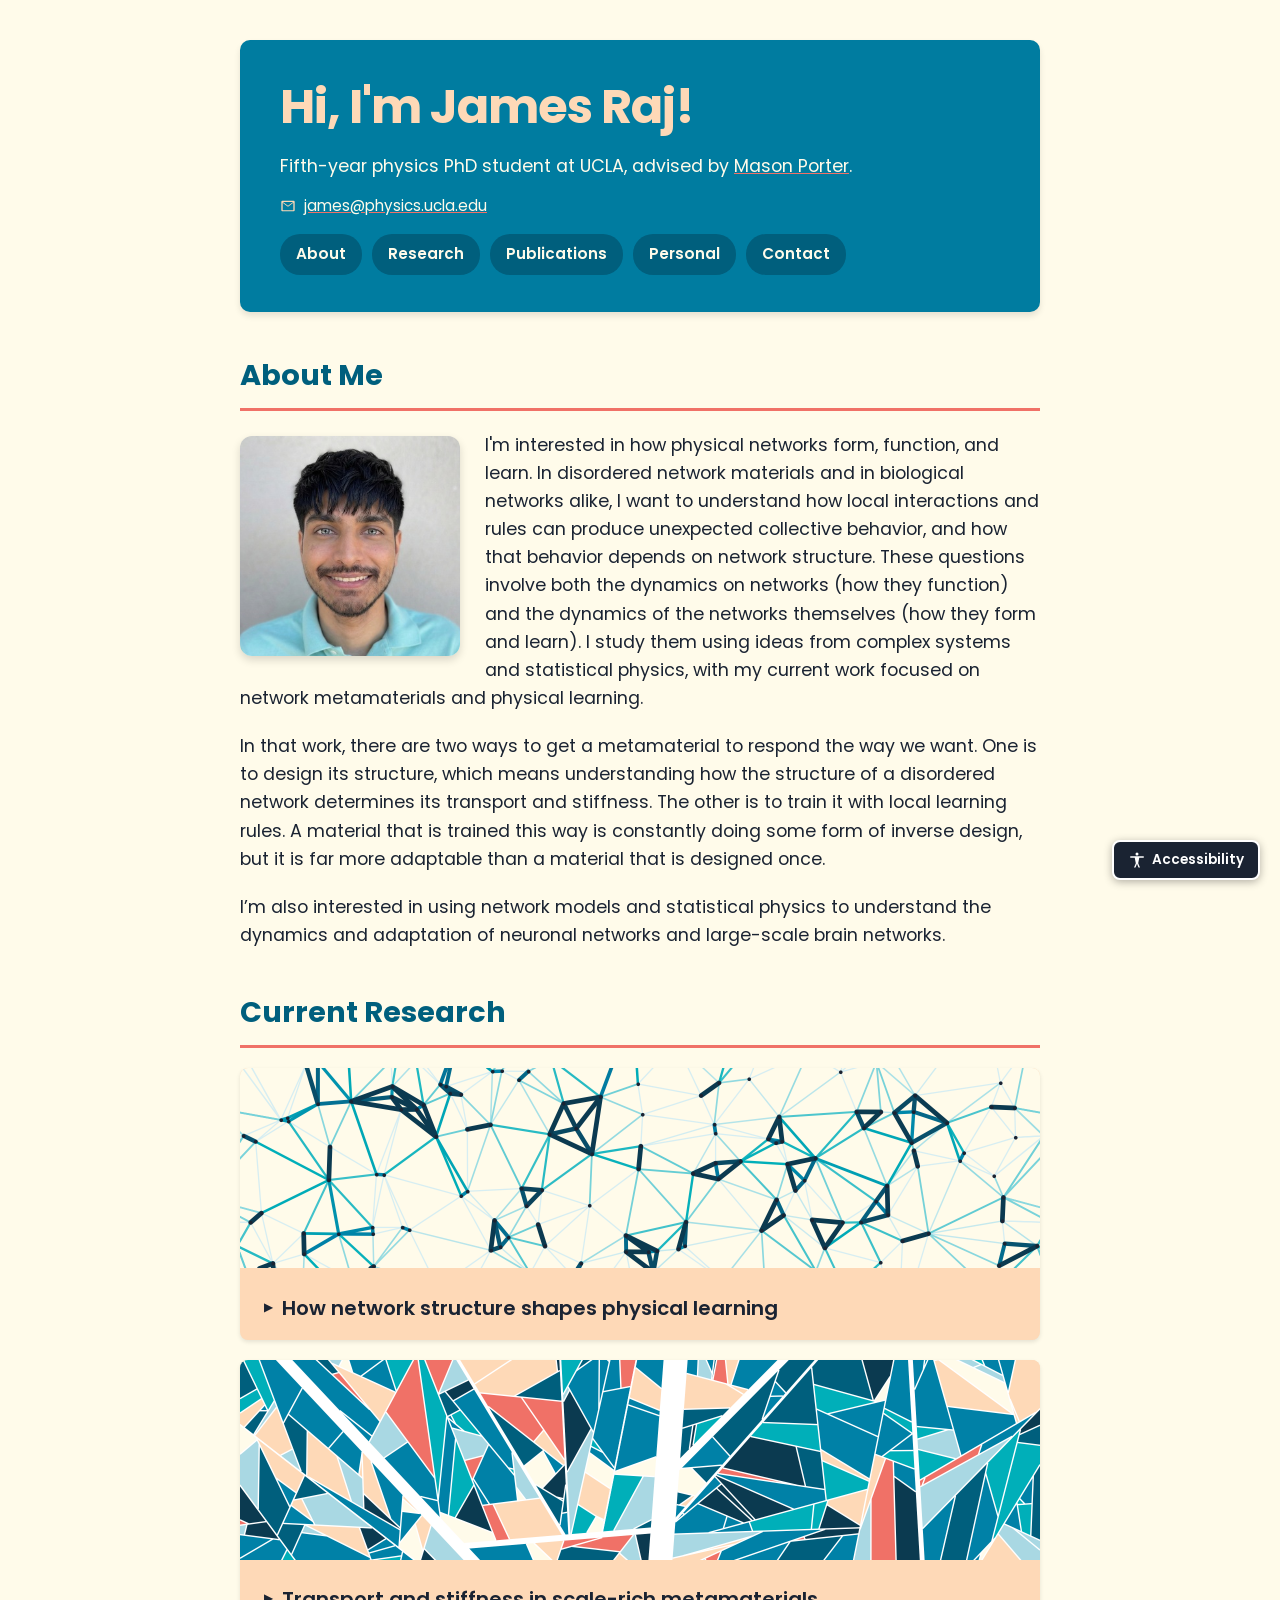
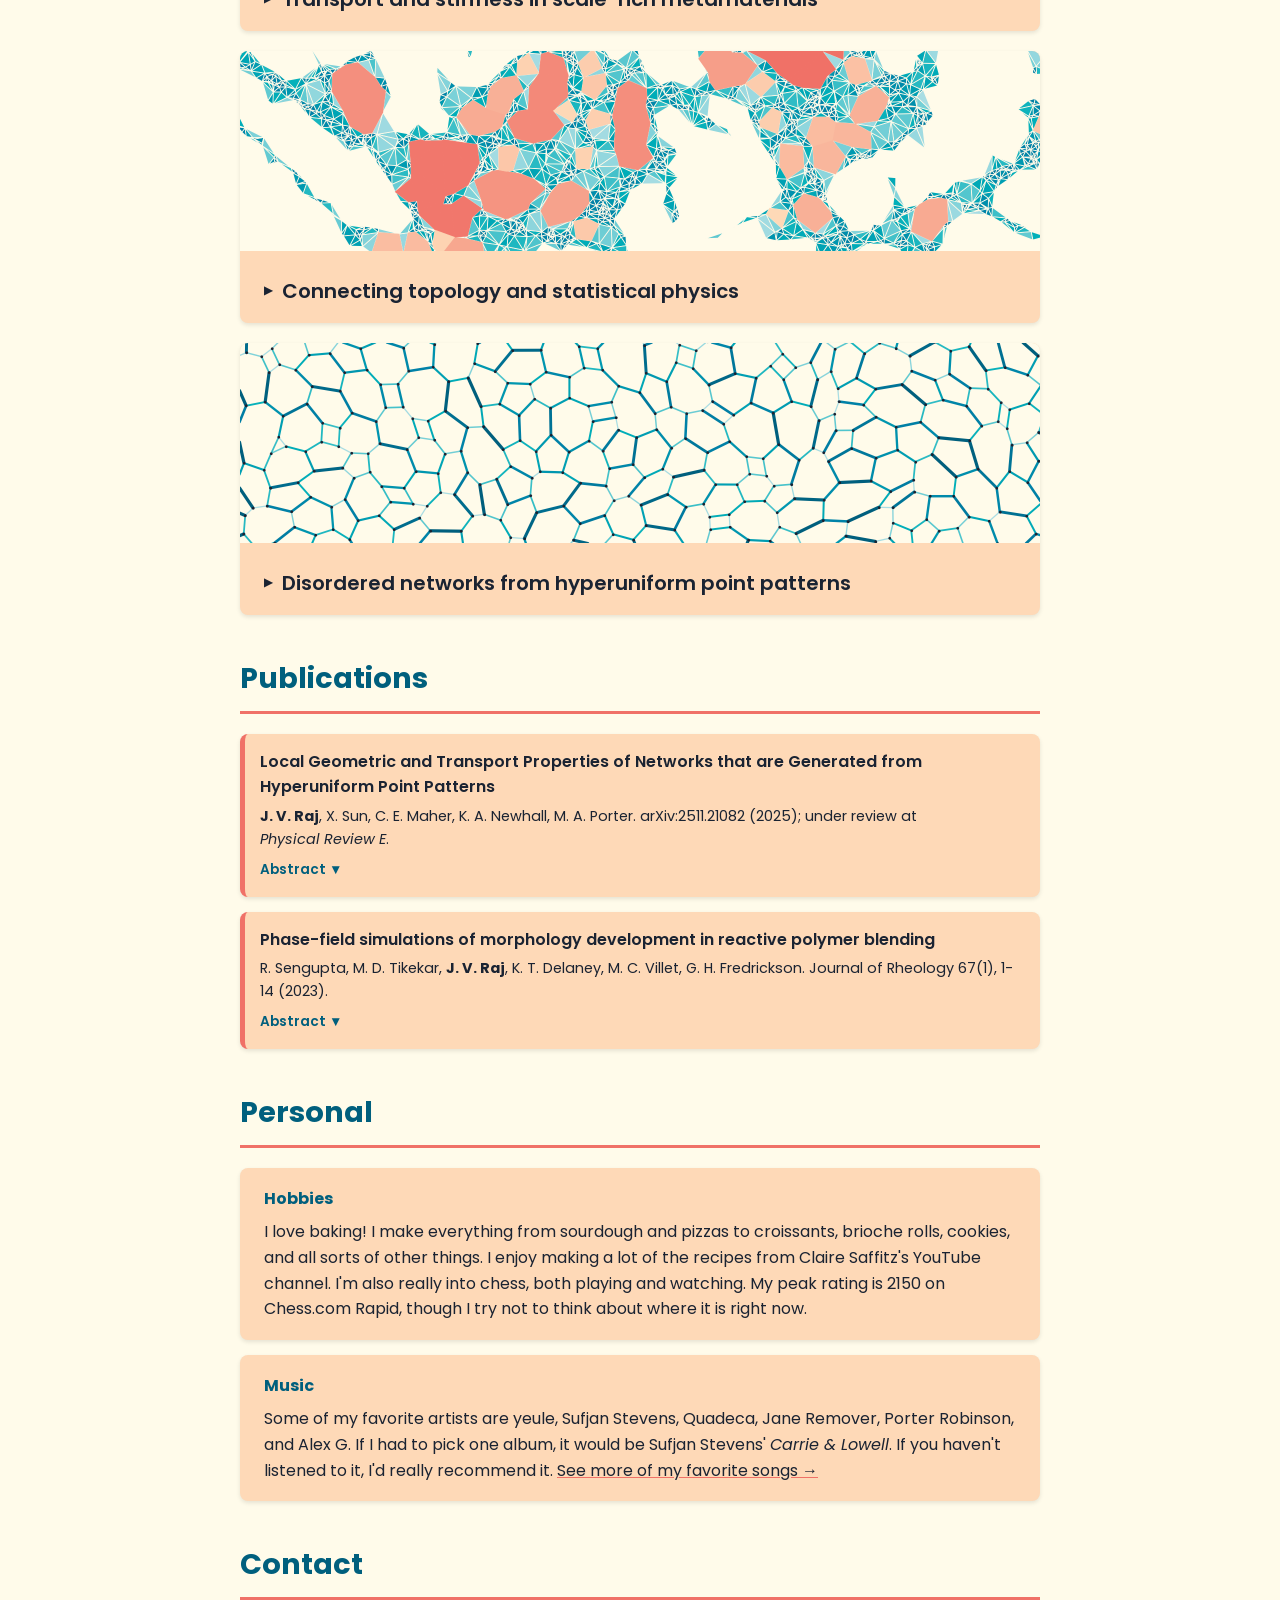
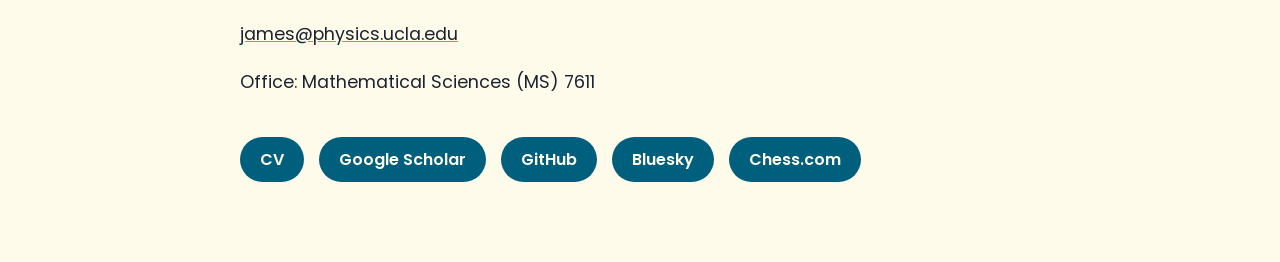
<file: index.html>
<!DOCTYPE html>
<html lang="en">
<head>
    <meta charset="UTF-8">
    <meta name="viewport" content="width=device-width, initial-scale=1.0">
    <title>James Raj - Physics PhD at UCLA</title>
    <meta name="description" content="James Raj is a physics PhD student at UCLA, advised by Mason Porter. He studies how the structure of a network shapes what it can learn by local rules, in physical learning, complex networks, and statistical physics.">
    <meta name="keywords" content="James Raj, UCLA, physics, PhD, physical learning, local learning rules, complex systems, network science, statistical physics, topological data analysis, Mason Porter">
    <meta name="author" content="James Raj">
    <link rel="canonical" href="https://jamesraj.me/">

    <!-- Favicon (cookie) -->
    <link rel="icon" type="image/svg+xml" href="favicon.svg">
    <link rel="icon" type="image/png" sizes="96x96" href="favicon-96.png">
    <link rel="apple-touch-icon" href="apple-touch-icon.png">

    <!-- Open Graph -->
    <meta property="og:title" content="James Raj - Physics PhD at UCLA">
    <meta property="og:description" content="Physics PhD student at UCLA advised by Mason Porter. I study how the structure of a network shapes what it can learn by local rules.">
    <meta property="og:url" content="https://jamesraj.me/">
    <meta property="og:type" content="website">
    <meta property="og:image" content="https://jamesraj.me/images/me.jpg">

    <!-- Twitter Card -->
    <meta name="twitter:card" content="summary">
    <meta name="twitter:title" content="James Raj - Physics PhD at UCLA">
    <meta name="twitter:description" content="Physics PhD student at UCLA advised by Mason Porter. Physical learning, complex networks, and statistical physics.">
    <meta name="twitter:image" content="https://jamesraj.me/images/me.jpg">

    <link href="https://fonts.googleapis.com/css2?family=Poppins:wght@400;600;700&display=swap" rel="stylesheet">
    <link rel="stylesheet" href="assets/theme.css">
    <style>
        body.accessible *,
        body.accessible *::before,
        body.accessible *::after {
            transition: none !important;
            animation: none !important;
        }
        body.accessible .post:hover,
        body.accessible .research-card:hover,
        body.accessible .social-links a:hover,
        body.accessible nav a:hover,
        body.accessible .accessibility-toggle:hover {
            transform: none !important;
            box-shadow: none !important;
        }
        body.accessible .post:hover {
            background-color: var(--publication-background);
            border-left-color: var(--publication-border);
        }
        body.accessible a:hover {
            text-decoration: underline;
        }
        body {
            font-family: 'Poppins', sans-serif;
            background-color: var(--page-background);
            color: var(--text);
            line-height: 1.6;
            margin: 0;
            padding: 0;
        }
        .container {
            max-width: 800px;
            margin: 0 auto;
            padding: 40px 20px;
        }
        nav {
            display: flex;
            gap: 10px;
            flex-wrap: wrap;
            margin-bottom: 30px;
        }
        nav a {
            color: var(--nav-text);
            text-decoration: none;
            font-weight: 600;
            font-size: 0.95rem;
            padding: 6px 14px;
            border-radius: 20px;
            background-color: var(--nav-background);
            border: 2px solid transparent;
            transition: all 0.3s ease;
        }
        nav a:hover {
            background-color: var(--nav-hover-background);
            color: var(--nav-hover-text);
        }
        header {
            background-color: var(--header-background);
            color: var(--header-text);
            padding: 7px 40px;
            border-radius: 10px;
            margin-bottom: 40px;
            box-shadow: 0 4px 6px var(--shadow-soft);
        }
        .header-contact {
            display: flex;
            align-items: center;
            gap: 8px;
            font-size: 0.95rem;
            margin: -6px 0 16px;
        }
        .header-contact svg {
            width: 16px;
            height: 16px;
            fill: var(--header-highlight);
            flex-shrink: 0;
        }
        .header-contact a {
            color: var(--header-link);
            text-decoration: underline;
            text-decoration-color: var(--header-link-underline);
        }
        .header-contact a:hover {
            color: var(--header-highlight);
        }
        h1 {
            font-size: 3rem;
            line-height: 1.15;
            margin-bottom: 10px;
            letter-spacing: -1px;
            color: var(--header-title);
        }
        section {
            margin-bottom: 40px;
        }
        h2 {
            color: var(--heading);
            font-size: 1.8rem;
            margin-top: 30px;
            margin-bottom: 20px;
            border-bottom: 3px solid var(--heading-rule);
            padding-bottom: 10px;
        }
        p {
            margin-bottom: 20px;
            font-size: 1.1rem;
        }
        a {
            color: var(--text);
            text-decoration: none;
            transition: color 0.3s ease;
        }
        a:hover {
            color: var(--link-hover);
        }
        .research-card-details a,
        .about-text a,
        section p a {
            text-decoration: underline;
            text-decoration-color: var(--link-underline);
        }
        .posts {
            margin-top: 20px;
        }
        .post {
            margin-bottom: 15px;
            padding: 15px;
            background-color: var(--publication-background);
            border-left: 5px solid var(--publication-border);
            border-radius: 8px;
            transition: all 0.3s ease;
            box-shadow: 0 2px 4px var(--shadow-soft);
        }
        .post:hover {
            transform: translateX(5px);
            border-left-color: var(--publication-hover-border);
        }
        .post-title {
            font-weight: 600;
            color: var(--text);
        }
        .post-date {
            color: var(--heading);
            font-size: 0.9rem;
        }
        .social-links {
            margin-top: 40px;
            display: flex;
            gap: 15px;
            flex-wrap: wrap;
        }
        .social-links a {
            padding: 10px 20px;
            background-color: var(--social-background);
            color: var(--social-text);
            border-radius: 25px;
            font-weight: 600;
            transition: all 0.3s ease;
        }
        .social-links a:hover {
            background-color: var(--social-hover-background);
            color: var(--social-hover-text);
            transform: translateY(-3px);
            box-shadow: 0 4px 6px var(--shadow-soft);
        }
        .spotify-embed {
            margin-top: 20px;
            display: flex;
            justify-content: center;
        }
        .headshot-wrapper {
            width: 220px;
            height: 220px;
            border-radius: 12px;
            float: left;
            margin: 5px 25px 15px 0;
            box-shadow: 0 4px 8px var(--shadow-medium);
            overflow: hidden;
        }
        .headshot {
            width: 100%;
            height: auto;
            transform: scale(1.3);
            transform-origin: top center;
        }
        @media (max-width: 600px) {
            .headshot-wrapper {
                float: none;
                display: block;
                margin: 0 auto 20px auto;
            }
        }
        .solid {
            text-decoration-line: underline;
            text-decoration-style: solid;
            text-decoration-color: var(--link-underline);
        }

        /* Research cards with images */
        .research-card {
            margin-bottom: 20px;
            background-color: var(--research-card-background);
            border-radius: 8px;
            overflow: hidden;
            box-shadow: 0 2px 4px var(--shadow-soft);
            cursor: pointer;
            transition: all 0.3s ease;
        }
        .research-card:hover {
            box-shadow: 0 4px 12px var(--shadow-medium);
        }
        .research-card-image {
            width: 100%;
            height: 200px;
            object-fit: cover;
        }
        .research-card-body {
            padding: 18px 24px;
        }
        .research-card-title {
            font-weight: 600;
            font-size: 1.25rem;
            line-height: 1.4;
            color: var(--text);
            display: flex;
            align-items: flex-start;
            gap: 10px;
        }
        .research-card-title::before {
            content: '\25B6';
            font-size: 0.7rem;
            line-height: 1;
            margin-top: 0.5rem;
            transition: transform 0.3s ease;
            flex-shrink: 0;
        }
        .research-card.expanded .research-card-title::before {
            transform: rotate(90deg);
        }
        .research-card-details {
            display: none;
            margin-top: 12px;
            font-size: 1rem;
            line-height: 1.6;
            color: var(--text);
        }
        .research-card.expanded .research-card-details {
            display: block;
        }
        .research-detail-figure {
            width: 100%;
            max-width: 800px;
            margin: 15px auto 8px;
            display: block;
            border-radius: 8px;
            border: 1px solid var(--figure-border);
        }
        body.accessible .research-detail-figure {
            border: 2px solid var(--figure-border-accessible);
        }
        video.research-detail-figure {
            height: auto;
            background-color: var(--video-background);
            margin-bottom: 8px;
            cursor: pointer;
        }
        .video-toggle {
            display: inline-flex;
            align-items: center;
            gap: 6px;
            padding: 4px 12px;
            border: none;
            border-radius: 20px;
            background-color: var(--video-button-background);
            color: var(--video-button-text);
            font-family: inherit;
            font-size: 0.85rem;
            font-weight: 600;
            cursor: pointer;
        }
        .video-toggle:hover {
            background-color: var(--video-button-hover);
        }
        .video-toggle:focus-visible {
            outline: 3px solid var(--focus-ring);
            outline-offset: 2px;
        }
        .video-toggle-icon {
            font-size: 0.7rem;
        }
        .figure-link {
            display: block;
            cursor: zoom-in;
        }
        .figure-caption {
            font-size: 0.9rem;
            line-height: 1.5;
            color: var(--text);
            opacity: 0.85;
            text-align: left;
            margin: 6px 0 14px;
            max-width: 800px;
        }

        /* Personal section */
        .personal-grid {
            display: grid;
            grid-template-columns: 1fr;
            gap: 15px;
            margin-top: 20px;
        }
        .personal-item {
            padding: 18px 24px;
            background-color: var(--personal-background);
            border-radius: 8px;
            box-shadow: 0 2px 4px var(--shadow-soft);
        }
        .personal-item h3 {
            margin: 0 0 8px 0;
            font-size: 1rem;
            color: var(--heading);
        }
        .personal-item p {
            margin: 0;
            font-size: 1rem;
            line-height: 1.6;
        }
        /* About figure */
        .about-figure {
            margin: 25px 0 10px 0;
            clear: both;
        }
        .about-figure-img {
            width: 100%;
            border-radius: 4px;
            border: 2px solid var(--about-figure-border);
        }
        .about-figure figcaption {
            font-size: 0.85rem;
            color: var(--heading);
            margin-top: 8px;
            line-height: 1.4;
            font-style: italic;
        }

        /* Publication abstracts */
        .pub-authors {
            font-weight: 400;
            font-size: 0.9rem;
            color: var(--text);
            margin-top: 5px;
        }
        .pub-abstract-toggle {
            font-size: 0.85rem;
            font-weight: 600;
            color: var(--heading);
            cursor: pointer;
            margin-top: 8px;
            display: inline-block;
        }
        .pub-abstract-toggle:hover {
            color: var(--link-hover);
        }
        .pub-abstract {
            display: none;
            margin-top: 10px;
            font-size: 0.9rem;
            line-height: 1.6;
            color: var(--text);
            padding: 12px;
            background-color: var(--abstract-background);
            border-radius: 6px;
        }
        .publication.show-abstract .pub-abstract {
            display: block;
        }
        .publication.show-abstract .pub-abstract-toggle {
            color: var(--link-hover);
        }

        .accessibility-toggle {
            position: fixed;
            bottom: 20px;
            right: 20px;
            background-color: var(--toggle-background);
            color: var(--toggle-text);
            border: 2px solid var(--toggle-text);
            border-radius: 8px;
            padding: 8px 14px;
            font-size: 0.85rem;
            font-family: 'Poppins', sans-serif;
            font-weight: 600;
            cursor: pointer;
            box-shadow: 0 2px 8px var(--shadow-strong);
            transition: all 0.3s ease;
            display: flex;
            align-items: center;
            gap: 6px;
            z-index: 100;
        }
        .accessibility-toggle:hover {
            transform: scale(1.05);
            background-color: var(--toggle-hover-background);
        }
        .accessibility-toggle svg {
            width: 18px;
            height: 18px;
            fill: currentColor;
        }
        @media (max-width: 600px) {
            .personal-grid {
                grid-template-columns: 1fr;
            }
            h1 {
                font-size: 2rem;
            }
            header {
                padding: 7px 20px;
            }
            nav {
                gap: 8px;
            }
            nav a {
                padding: 5px 12px;
                font-size: 0.9rem;
            }
            .research-card-image {
                height: 140px;
            }
            .research-card-body {
                padding: 16px 18px;
            }
            .accessibility-toggle {
                right: 12px;
                bottom: 12px;
                padding: 10px;
                border-radius: 50%;
            }
            .accessibility-toggle .toggle-label {
                display: none;
            }
        }
    </style>
</head>
<body>
    <div class="container">
        <header>
            <h1>Hi, I'm James&nbsp;Raj!</h1>
            <p>Fifth-year physics PhD student at UCLA, advised by <a href="https://www.math.ucla.edu/~mason/" style="color: var(--header-link); text-decoration: underline; text-decoration-color: var(--header-link-underline);">Mason Porter</a>.</p>
            <p class="header-contact">
                <svg viewBox="0 0 24 24" xmlns="http://www.w3.org/2000/svg" aria-hidden="true"><path d="M2 5.5A1.5 1.5 0 0 1 3.5 4h17A1.5 1.5 0 0 1 22 5.5v13a1.5 1.5 0 0 1-1.5 1.5h-17A1.5 1.5 0 0 1 2 18.5v-13Zm2.2.5 7.8 5.6L19.8 6H4.2ZM20 7.3l-7.4 5.3a1 1 0 0 1-1.2 0L4 7.3v11h16v-11Z"/></svg>
                <a href="mailto:james@physics.ucla.edu">james@physics.ucla.edu</a>
            </p>
            <nav>
                <a href="#about">About</a>
                <a href="#research">Research</a>
                <a href="#publications">Publications</a>
                <a href="#personal">Personal</a>
                <a href="#contact">Contact</a>
            </nav>
        </header>

        <section id="about">
            <h2>About Me</h2>
            <div class="headshot-wrapper"><img src="images/me.jpg" alt="James Raj" class="headshot"></div>
            <p>I'm interested in how physical networks form, function, and learn. In disordered network materials and in biological networks alike, I want to understand how local interactions and rules can produce unexpected collective behavior, and how that behavior depends on network structure. These questions involve both the dynamics on networks (how they function) and the dynamics of the networks themselves (how they form and learn). I study them using ideas from complex systems and statistical physics, with my current work focused on network metamaterials and physical learning.</p>
            <p>In that work, there are two ways to get a metamaterial to respond the way we want. One is to design its structure, which means understanding how the structure of a disordered network determines its transport and stiffness. The other is to train it with local learning rules. A material that is trained this way is constantly doing some form of inverse design, but it is far more adaptable than a material that is designed once.</p>
            <p>I’m also interested in using network models and statistical physics to understand the dynamics and adaptation of neuronal networks and large-scale brain networks.</p>
        </section>

        <section id="research">
            <h2>Current Research</h2>
            <div class="research-card">
                <img src="images/physical_learning_card.png" data-normal="images/physical_learning_card.png" data-accessible="images/physical_learning_card_accessible.png" alt="A trained spring network, with each edge coloured by its learned stiffness" class="research-card-image">
                <div class="research-card-body">
                    <div class="research-card-title">How network structure shapes physical learning</div>
                    <div class="research-card-details">
                        <p>Suppose we want a spring network to move very little when driven over a chosen range of frequencies. Its response depends on the stiffness and arrangement of springs throughout the network. Yet the motion at the two ends of a single spring also depends on that surrounding structure. Can we use these local measurements to guide changes in individual springs until the network has the response we want?</p>
                        <p>I study this question by training spring networks to open a spectral gap, an interval with no vibrational modes. The rule I developed adjusts each spring’s stiffness using two quantities measured at that spring: its elastic energy and the phase at which it vibrates relative to the applied force. As those stiffnesses change, the network responds differently to the next drive. Repeated local adjustments can leave no vibrational frequencies in the chosen interval, which opens a gap in the spectrum.</p>
                        <video class="research-detail-figure" src="images/physical_learning_sweep.mp4" data-normal="images/physical_learning_sweep.mp4" data-accessible="images/physical_learning_sweep_accessible.mp4" poster="images/physical_learning_sweep_poster.png" data-poster-normal="images/physical_learning_sweep_poster.png" data-poster-accessible="images/physical_learning_sweep_poster_accessible.png" muted loop playsinline preload="none" aria-label="A spring network driven at increasing frequency, with small displacements inside its spectral gap"></video>
                        <button class="video-toggle" type="button" aria-label="Play animation"><span class="video-toggle-icon" aria-hidden="true">&#9654;</span> <span class="video-toggle-text">Play</span></button>
                        <p class="figure-caption">A trained spring network driven by a random force pattern as the driving frequency increases. Its displacement is small inside the spectral gap. Edges are coloured by their trained stiffness, darker for stiffer. Right: the trained eigenfrequencies (top) and the network’s response amplitude as a function of driving frequency (bottom).</p>
                        <p>The same rule does not work equally well on every network. Some networks develop a gap readily, while others retain modes in the chosen interval. I compare network structures and frequency windows to understand how the arrangement of connections shapes what a network can learn through local changes. This is joint work with Pola Pietrzkowski, Linnéa Gyllingberg, Menachem Stern, and Mason Porter.</p>
                        <a class="figure-link" href="images/physical_learning_detail.png" target="_blank" rel="noopener"><img src="images/physical_learning_detail.png" data-normal="images/physical_learning_detail.png" data-accessible="images/physical_learning_detail_accessible.png" alt="Schematics of Delaunay, Watts–Strogatz, Barabási–Albert, and Erdős–Rényi networks beside example eigenfrequency distributions before and after training" class="research-detail-figure"></a>
                        <p class="figure-caption">Eigenfrequency distributions before and after training, with the target window shaded. In the displayed runs, Delaunay and Watts–Strogatz networks have no eigenfrequencies left in the window; Barabási–Albert and Erdős–Rényi networks retain some. The adjacent network drawings are schematics of each family, with illustrative edge weights; they are not the simulated networks whose spectra are shown.</p>
                    </div>
                </div>
            </div>
            <div class="research-card">
                <img src="images/sr_cells.png" data-normal="images/sr_cells.png" data-accessible="images/sr_cells_accessible.png" alt="A scale-rich network: ligaments of decreasing thickness, each ending where it meets earlier ligaments, with the cells between them coloured" class="research-card-image">
                <div class="research-card-body">
                    <div class="research-card-title">Transport and stiffness in scale-rich metamaterials</div>
                    <div class="research-card-details">
                        <p>A material made from a network of beams can be easy to compress in one direction and much harder to compress in another. Each beam resists deformation, but the response of the material also depends on how the beams connect. I study this in <a href="https://arxiv.org/abs/2511.18108" target="_blank" rel="noopener">scale-rich metamaterials</a> (Both et al., 2025), where beams of very different lengths and thicknesses meet in an irregular network. I want to understand which features of this arrangement make some directions stiffer than others.</p>
                        <p>One way I approach this question is to ask how current would flow through the same structure. I represent each beam segment as a conducting edge and each junction as a node, then compare electrical transport through this network with the material’s response to compression. Across samples cut at different orientations, larger effective conductance tends to accompany larger compressive stiffness in finite-element simulations. This comparison helps identify the directions in which the material is stiffer, although it does not give the magnitude of the stiffness. I work on this with Charles Emmett Maher, Katherine Newhall, and Mason Porter.</p>
                        <a class="figure-link" href="images/sr_transport_stiffness.png" target="_blank" rel="noopener"><img src="images/sr_transport_stiffness.png" data-normal="images/sr_transport_stiffness.png" data-accessible="images/sr_transport_stiffness_accessible.png" alt="A square sample cut from a scale-rich beam network, the current through its beams and its stress under compression, its conductance and stiffness at each cut angle, and how directional both become as beam-thickness heterogeneity increases" class="research-detail-figure"></a>
                        <p class="figure-caption">Transport and stiffness measured on the same samples. Top left: a square sample cut at angle θ from a larger scale-rich network with α = 0.5 and 200 beams. The coral bars mark the two faces where a voltage or a compression is applied. Top middle: the current through each beam when the top face is held at a higher voltage than the bottom face. Top right: the stress in the same sample under compression, from a finite-element simulation. Darker colours mean more current or higher stress. Bottom left: the conductance and stiffness of this network at 12 cut angles, each relative to its largest value. Both are largest at the angle shown above, but the stiffness varies much more than the conductance. Bottom right: the ratio of the largest to the smallest value over the 12 angles, for networks with 200 beams (medians and interquartile ranges over 20 to 27 networks at each α). Larger α produces greater differences in beam thickness and stronger directional variation in both quantities.</p>
                    </div>
                </div>
            </div>
            <div class="research-card">
                <img src="images/tda_card.png" data-normal="images/tda_card.png" data-accessible="images/tda_card_accessible.png" alt="A simplicial complex on a filament-like point pattern, with triangles coloured by the scale at which they appear and enclosed voids coloured by area" class="research-card-image">
                <div class="research-card-body">
                    <div class="research-card-title">Connecting topology and statistical physics</div>
                    <div class="research-card-details">
                        <p>Imagine joining nearby points in a pattern, then gradually allowing longer connections. Small clusters form and merge into larger ones. A single new connection might join just two points, or bring together two large clusters. Both events reduce the number of clusters by one, but the second connects many more pairs of points. How can we keep track of these differences as the clusters grow?</p>
                        <p>Persistent homology, a tool from topological data analysis, records the distances at which clusters merge. Its standard summary leaves out the cluster sizes. I developed a weighted persistence method that also counts how many pairs of points become connected for the first time at each merger. From this record, I can reconstruct the mean size of the cluster containing a point chosen uniformly at random, at every connection distance. The weighted record also distinguishes point patterns with closely matched pair correlation functions and structure factors. I am writing this work up with Charles Emmett Maher, Katherine Newhall, and Mason Porter.</p>
                        <video class="research-detail-figure" src="images/tda_filtration.mp4" data-normal="images/tda_filtration.mp4" data-accessible="images/tda_filtration_accessible.mp4" poster="images/tda_filtration_poster.png" data-poster-normal="images/tda_filtration_poster.png" data-poster-accessible="images/tda_filtration_poster_accessible.png" muted loop playsinline preload="none" aria-label="A filamentary point pattern and its simplicial complex as the scale grows, beside its weighted merge history and mean cluster size"></video>
                        <button class="video-toggle" type="button" aria-label="Play animation"><span class="video-toggle-icon" aria-hidden="true">&#9654;</span> <span class="video-toggle-text">Play</span></button>
                        <p class="figure-caption">A point pattern and its growing simplicial complex. Delaunay edges enter when their endpoints are within 2ε, and triangles enter when all three edges are present. Triangles are shaded by their entry scale, darker for earlier, and enclosed voids are coloured by area. Right: each cluster merger weighted by the product of the two cluster sizes (top), and the mean cluster size seen by a randomly chosen point (bottom). The curve reconstructed from the weighted mergers agrees with direct counts of cluster sizes (dots).</p>
                    </div>
                </div>
            </div>
            <div class="research-card">
                <img src="images/huppi_card.png" data-normal="images/huppi_card.png" data-accessible="images/huppi_card_accessible.png" alt="A Delaunay-centroidal network generated from a hyperuniform point pattern, with edges coloured by length" class="research-card-image">
                <div class="research-card-body">
                    <div class="research-card-title">Disordered networks from hyperuniform point patterns</div>
                    <div class="research-card-details">
                        <p>A pattern of points can look irregular up close and still be evenly spread out over larger regions. Imagine moving a large window across the pattern and counting how many points fall inside it. In a disordered hyperuniform pattern, this count varies less from place to place than it would for points scattered independently at random, as in a Poisson pattern. This form of spatial order has been found in the <a href="https://journals.aps.org/prl/abstract/10.1103/PhysRevLett.133.028401">centers of loops in leaf vein networks</a> and in <a href="https://doi.org/10.1103/PhysRevX.13.011038">simulated galaxy distributions</a>.</p>
                        <p>How does this spatial order affect transport once we use the points to construct a network? The answer also depends on how we construct the connections. In <a href="https://arxiv.org/abs/2511.21082">my work with collaborators</a>, I compare four network constructions using total effective resistance, which combines effective resistances between all pairs of nodes. For three of the four constructions, networks generated from hyperuniform patterns have a lower mean normalized total effective resistance than their Poisson counterparts. To understand why some connections matter much more than others, I also examine how the geometry around an edge relates to the increase in total effective resistance when that edge is removed.</p>
                        <p>These networks also provide designs for physical materials. Through an NSF-funded collaboration (DMREF), I chose the point patterns and construction methods for networks that Christopher Rock’s group at NC State 3D-prints and Karen Daniels’s group measures. As one of the theorists in this collaboration, I study how the materials’ stiffness per unit mass changes as disorder increases.</p>
                        <a class="figure-link" href="images/huppi_comparison.png" target="_blank" rel="noopener"><img src="images/huppi_comparison.png" data-normal="images/huppi_comparison.png" data-accessible="images/huppi_comparison_accessible.png" alt="Poisson and hyperuniform point patterns, their Delaunay networks, and their structure factors" class="research-detail-figure"></a>
                        <p class="figure-caption">Poisson (top) and hyperuniform (bottom) point patterns, their Delaunay networks, and their structure factors S(k). Hyperuniform patterns suppress long-wavelength density fluctuations, so S(k) → 0 as k → 0.</p>
                    </div>
                </div>
            </div>
        </section>

        <section id="publications">
            <h2>Publications</h2>
            <div class="posts">
                <div class="post publication">
                    <div>
                        <span class="post-title">
                            <a href="https://arxiv.org/abs/2511.21082" onclick="event.stopPropagation();">Local Geometric and Transport Properties of Networks that are Generated from Hyperuniform Point Patterns</a>
                        </span>
                        <div class="pub-authors"><strong>J. V. Raj</strong>, X. Sun, C. E. Maher, K. A. Newhall, M. A. Porter. arXiv:2511.21082 (2025); under review at <i>Physical&nbsp;Review&nbsp;E</i>.</div>
                        <div class="pub-abstract-toggle">Abstract &#9660;</div>
                        <div class="pub-abstract">Hyperuniformity, which is a type of order that is characterized by the suppression of long-range density fluctuations in comparison to the fluctuations in standard disordered systems, has emerged as a powerful concept in many natural and engineered phenomena. In this paper, we harness hyperuniform point patterns to generate disordered, spatially-embedded networks that are distinct from both perfectly ordered lattices and uniformly random spatial networks. We refer to this class of disordered networks as hyperuniform-point-pattern-induced (HuPPI) networks, and we compare them to counterpart Poisson-point-pattern-induced (PoPPI) networks and networks that we generate from random-sequential-adsorption (RSA) packings (which have local order but are not hyperuniform). We examine HuPPI, PoPPI, and RSA networks that we generate using Gabriel, Delaunay, Delaunay-centroidal, and Voronoi network-generation methods. We show that HuPPI networks have smaller mean normalized total effective resistances (TERs) than PoPPI networks in Gabriel, Delaunay-centroidal, and Voronoi networks and have shorter mean random-walk mixing times than PoPPI networks in Gabriel, Delaunay, and Delaunay-centroidal networks. For all four network-generation methods and for both HuPPI and PoPPI networks, we find that the Ollivier&ndash;Ricci curvature (ORC) of an edge is negatively correlated with its TER edge contribution (i.e., the increase in TER that results from removing that edge). Additionally, PoPPI networks have wider distributions of TER edge contributions than their counterpart HuPPI networks. The edges in PoPPI networks with the largest TER edge contributions have negative ORCs and act as critical bridges; removing them severely disrupts global transport. The scarcity of such bridging edges in HuPPI networks helps explain why they have smaller mean normalized TERs than their PoPPI counterparts in Gabriel, Delaunay-centroidal, and Voronoi networks, including the counterintuitive observation that Delaunay-centroidal and Voronoi HuPPI networks have smaller mean normalized TERs despite having more-negative mean ORCs. Our comparison of HuPPI networks and PoPPI networks with RSA networks reveals some similarities between HuPPI and RSA networks in mean normalized TER and mean ORC, and it demonstrates that local order impacts the observed differences between HuPPI and PoPPI networks. For all four network-generation methods, both HuPPI and PoPPI networks are less robust (i.e., the size of their largest connected component decays more rapidly) when we remove edges in the order of their ORC values, starting with the most-negative ORCs, than when we remove edges uniformly at random. In Gabriel networks, the HuPPI networks are more robust than their PoPPI counterparts for both edge-removal strategies. Collectively, our results (1) illustrate how the local network geometry that ORC measures is related to transport and network connectivity and (2) demonstrate that the network-generation method provides an additional design lever for spatial networks beyond the choice of their underlying point pattern.</div>
                    </div>
                </div>
                <div class="post publication">
                    <div>
                        <span class="post-title">
                            <a href="https://doi.org/10.1122/8.0000523" onclick="event.stopPropagation();">Phase-field simulations of morphology development in reactive polymer blending</a>
                        </span>
                        <div class="pub-authors">R. Sengupta, M. D. Tikekar, <strong>J. V. Raj</strong>, K. T. Delaney, M. C. Villet, G. H. Fredrickson. Journal of Rheology 67(1), 1-14 (2023).</div>
                        <div class="pub-abstract-toggle">Abstract &#9660;</div>
                        <div class="pub-abstract">Reactive blending is an efficient method for synthesizing polymer blends. Industrially, this process is carried out in extruders where reacting polymers and generated copolymers are subjected to high shear stresses. The dynamics and resulting morphology are dictated by coupling of hydrodynamic forces in the extruder, thermodynamic interactions between species, and reaction kinetics on a complex interfacial manifold. We use phase-field simulations to quantify the evolution of reactive blending under external shear flow for model systems of two homopolymers of equal length that react via end-coupling to produce a diblock copolymer. We compare morphology development in cylindrical thread and droplet geometries. Our results indicate that shear suppresses Rayleigh capillary instability in threads while accelerating reaction rates in drops by expanding the interfacial contact area.</div>
                    </div>
                </div>
            </div>
        </section>
        <section id="personal">
            <h2>Personal</h2>
            <div class="personal-grid">
                <div class="personal-item">
                    <h3>Hobbies</h3>
                    <p>I love baking! I make everything from sourdough and pizzas to croissants, brioche rolls, cookies, and all sorts of other things. I enjoy making a lot of the recipes from Claire Saffitz's YouTube channel. I'm also really into chess, both playing and watching. My peak rating is 2150 on Chess.com Rapid, though I try not to think about where it is right now.</p>
                </div>
                <div class="personal-item">
                    <h3>Music</h3>
                    <p>Some of my favorite artists are yeule, Sufjan Stevens, Quadeca, Jane Remover, Porter Robinson, and Alex G. If I had to pick one album, it would be Sufjan Stevens' <i>Carrie & Lowell</i>. If you haven't listened to it, I'd really recommend it. <a href="music.html">See more of my favorite songs →</a></p>
                </div>
            </div>
        </section>


        <section id="contact">
            <h2>Contact</h2>
            <p><a href="mailto:james@physics.ucla.edu">james@physics.ucla.edu</a></p>
            <p>Office: Mathematical Sciences (MS) 7611</p>
            <div class="social-links">
                <a href="cv.pdf">CV</a>
                <a href="https://scholar.google.com/citations?hl=en&user=wvoc6yIAAAAJ">Google Scholar</a>
                <a href="https://github.com/JamesVonRaj">GitHub</a>
                <a href="https://bsky.app/profile/jamesraj.bsky.social">Bluesky</a>
                <a href="https://www.chess.com/member/jamesvonraj">Chess.com</a>
            </div>
        </section>
    </div>
    <button class="accessibility-toggle" aria-label="Toggle accessible view" title="Toggle accessible view">
        <svg viewBox="0 0 24 24" xmlns="http://www.w3.org/2000/svg" aria-hidden="true"><path d="M12 2a2 2 0 1 1 0 4 2 2 0 0 1 0-4zm9 7h-6l-1.41 7.41L16 22h-2l-2-5-2 5H8l2.41-5.59L9 9H3V7h18v2z"/></svg>
        <span class="toggle-label">Accessibility</span>
    </button>
    <script>
        // Videos play when their card opens, unless motion is reduced or accessible mode is on
        var reduceMotion = window.matchMedia('(prefers-reduced-motion: reduce)');
        function motionAllowed() {
            return !reduceMotion.matches && !document.body.classList.contains('accessible');
        }
        function updateVideos(card) {
            card.querySelectorAll('video').forEach(function(v) {
                if (card.classList.contains('expanded') && motionAllowed()) {
                    var p = v.play();
                    if (p && p.catch) p.catch(function() {});
                } else {
                    v.pause();
                }
            });
        }
        document.querySelectorAll('.research-card').forEach(function(el) {
            el.addEventListener('click', function() {
                el.classList.toggle('expanded');
                updateVideos(el);
            });
        });
        document.querySelectorAll('.research-card a').forEach(function(a) {
            a.addEventListener('click', function(e) {
                e.stopPropagation();
            });
        });
        // Play/Pause buttons (and clicks on the video itself) without collapsing the card
        document.querySelectorAll('.research-card video').forEach(function(v) {
            var btn = v.nextElementSibling;
            function sync() {
                var playing = !v.paused;
                btn.querySelector('.video-toggle-icon').innerHTML = playing ? '&#10074;&#10074;' : '&#9654;';
                btn.querySelector('.video-toggle-text').textContent = playing ? 'Pause' : 'Play';
                btn.setAttribute('aria-label', playing ? 'Pause animation' : 'Play animation');
            }
            function toggle(e) {
                e.stopPropagation();
                if (v.paused) {
                    var p = v.play();
                    if (p && p.catch) p.catch(function() {});
                } else {
                    v.pause();
                }
            }
            v.syncToggle = sync;
            v.addEventListener('play', sync);
            v.addEventListener('pause', sync);
            v.addEventListener('click', toggle);
            btn.addEventListener('click', toggle);
        });

        document.querySelectorAll('.pub-abstract-toggle').forEach(function(el) {
            el.addEventListener('click', function(e) {
                e.stopPropagation();
                var pub = el.closest('.publication');
                var isShowing = pub.classList.toggle('show-abstract');
                el.innerHTML = isShowing ? 'Abstract &#9650;' : 'Abstract &#9660;';
            });
        });

        var toggle = document.querySelector('.accessibility-toggle');
        function swapImages(isAccessible) {
            document.querySelectorAll('[data-normal][data-accessible]').forEach(function(img) {
                img.src = isAccessible ? img.dataset.accessible : img.dataset.normal;
                if (img.tagName === 'VIDEO' && img.dataset.posterNormal) {
                    img.poster = isAccessible ? img.dataset.posterAccessible : img.dataset.posterNormal;
                }
                var link = img.closest('.figure-link');
                if (link) link.href = img.getAttribute('src');
            });
            document.querySelectorAll('.research-card').forEach(updateVideos);
            document.querySelectorAll('.research-card video').forEach(function(v) {
                if (v.syncToggle) v.syncToggle();
            });
        }
        if (localStorage.getItem('jamesraj-accessible') === 'true') {
            document.body.classList.add('accessible');
            swapImages(true);
        }
        toggle.addEventListener('click', function() {
            var isAccessible = document.body.classList.toggle('accessible');
            localStorage.setItem('jamesraj-accessible', isAccessible);
            swapImages(isAccessible);
        });
    </script>
</body>
</html>
</file>
<file: assets/theme.css>
/* Generated from theme/theme.json by tools/theme.py. Do not edit. */
:root {
    --publication-background: #fed9b7;
    --publication-border: #f07167;
    --page-background: #fffbea;
    --text: #1a2332;
    --nav-text: #fffbea;
    --nav-background: #005f7d;
    --nav-hover-background: #f07167;
    --nav-hover-text: #1a2332;
    --header-background: #007ca0;
    --header-text: #fffbea;
    --shadow-soft: rgba(0, 0, 0, 0.1);
    --header-highlight: #fed9b7;
    --header-link: #fffbea;
    --header-link-underline: #f07167;
    --header-title: #fed9b7;
    --heading: #005f7d;
    --heading-rule: #f07167;
    --link-hover: #b8433a;
    --link-underline: #f07167;
    --publication-hover-border: #005f7d;
    --social-background: #005f7d;
    --social-text: #fffbea;
    --social-hover-background: #f07167;
    --social-hover-text: #1a2332;
    --shadow-medium: rgba(0, 0, 0, 0.15);
    --research-card-background: #fed9b7;
    --figure-border: rgba(26, 35, 50, 0.2);
    --figure-border-accessible: #1a2332;
    --video-background: #fffbea;
    --video-button-background: #005f7d;
    --video-button-text: #fffbea;
    --video-button-hover: #1a2332;
    --focus-ring: #f07167;
    --personal-background: #fed9b7;
    --about-figure-border: #1a2332;
    --abstract-background: #fffbea;
    --toggle-background: #1a2332;
    --toggle-text: #ffffff;
    --shadow-strong: rgba(0, 0, 0, 0.3);
    --toggle-hover-background: #005f7d;
    --track-background: #fed9b7;
    --track-hover-accent: #f07167;
    --play-button-background: #005f7d;
    --play-button-text: #fffbea;
    --play-button-hover: #1a2332;
    --play-button-active: #f07167;
    --progress-track: rgba(0, 0, 0, 0.1);
    --progress-fill: #f07167;
    --player-background: #1a2332;
    --player-text: #fffbea;
    --player-shadow: rgba(0, 0, 0, 0.2);
    --player-progress-track: rgba(255, 255, 255, 0.2);
    --player-button-background: #f07167;
    --player-button-text: #fffbea;
    --player-close-text: #fffbea;
    --unavailable-text: #f07167;
}
body.accessible {
    --publication-background: #fde6d2;
    --publication-border: #b8433a;
    --page-background: #ffffff;
    --text: #0f1722;
    --nav-text: #ffffff;
    --nav-background: #003f55;
    --nav-hover-background: #b8433a;
    --nav-hover-text: #0f1722;
    --header-background: #004a63;
    --header-text: #ffffff;
    --shadow-soft: rgba(0, 0, 0, 0.1);
    --header-highlight: #fde6d2;
    --header-link: #ffffff;
    --header-link-underline: #b8433a;
    --header-title: #fde6d2;
    --heading: #003f55;
    --heading-rule: #b8433a;
    --link-hover: #9a3029;
    --link-underline: #b8433a;
    --publication-hover-border: #003f55;
    --social-background: #003f55;
    --social-text: #ffffff;
    --social-hover-background: #b8433a;
    --social-hover-text: #0f1722;
    --shadow-medium: rgba(0, 0, 0, 0.15);
    --research-card-background: #fde6d2;
    --figure-border: rgba(26, 35, 50, 0.2);
    --figure-border-accessible: #0f1722;
    --video-background: #ffffff;
    --video-button-background: #003f55;
    --video-button-text: #ffffff;
    --video-button-hover: #0f1722;
    --focus-ring: #b8433a;
    --personal-background: #fde6d2;
    --about-figure-border: #0f1722;
    --abstract-background: #ffffff;
    --toggle-background: #1a2332;
    --toggle-text: #ffffff;
    --shadow-strong: rgba(0, 0, 0, 0.3);
    --toggle-hover-background: #005f7d;
    --track-background: #fde6d2;
    --track-hover-accent: #b8433a;
    --play-button-background: #003f55;
    --play-button-text: #ffffff;
    --play-button-hover: #0f1722;
    --play-button-active: #b8433a;
    --progress-track: rgba(0, 0, 0, 0.1);
    --progress-fill: #b8433a;
    --player-background: #0f1722;
    --player-text: #ffffff;
    --player-shadow: rgba(0, 0, 0, 0.2);
    --player-progress-track: rgba(255, 255, 255, 0.2);
    --player-button-background: #b8433a;
    --player-button-text: #ffffff;
    --player-close-text: #ffffff;
    --unavailable-text: #b8433a;
}
</file>
